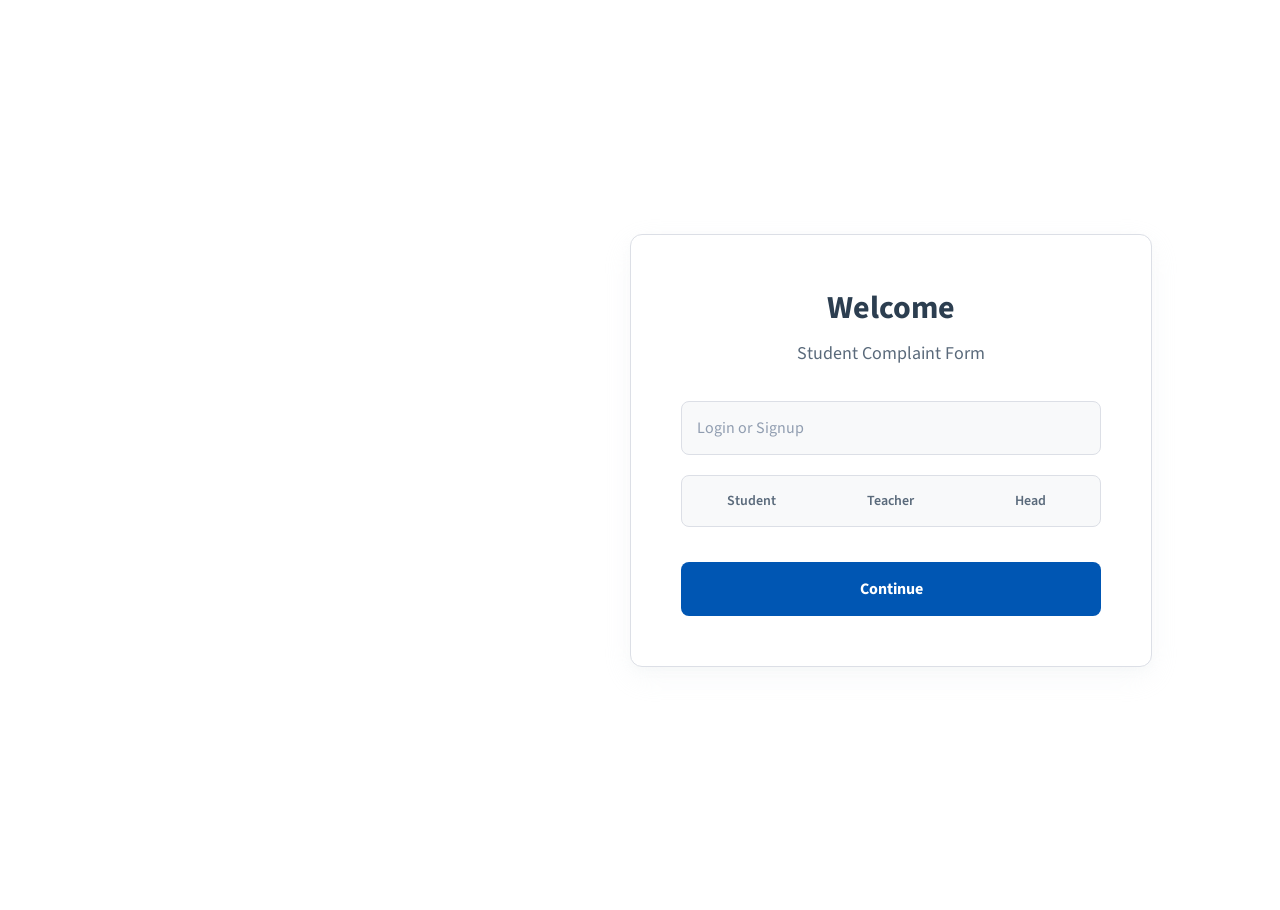
<file: index.html>
<!DOCTYPE html>
<html>
<head>
    <title>Flask Frontend</title>
    <link rel="stylesheet" href="index.css">
    <script src="index.js"></script>
</head>
<body>

<div class="card">
    <h1>Welcome</h1>
    <h3>Student Complaint Form</h3>

    <form action="/submit" method="POST">

        <!-- Login / Signup -->
        <input type="text" name="LS_option" placeholder="Login or Signup" required>

        <!-- Hidden field (name NOT changed) -->
        <input type="hidden" name="option" id="option">

        <!-- New role selector -->
        <div class="role-box">
            <button type="button" onclick="setRole('student', this)">Student</button>
            <button type="button" onclick="setRole('teacher', this)">Teacher</button>
            <button type="button" onclick="setRole('head', this)">Head</button>
        </div>

        <button type="submit" class="submit">Continue</button>
    </form>
</div>

</body>
</html>
</file>
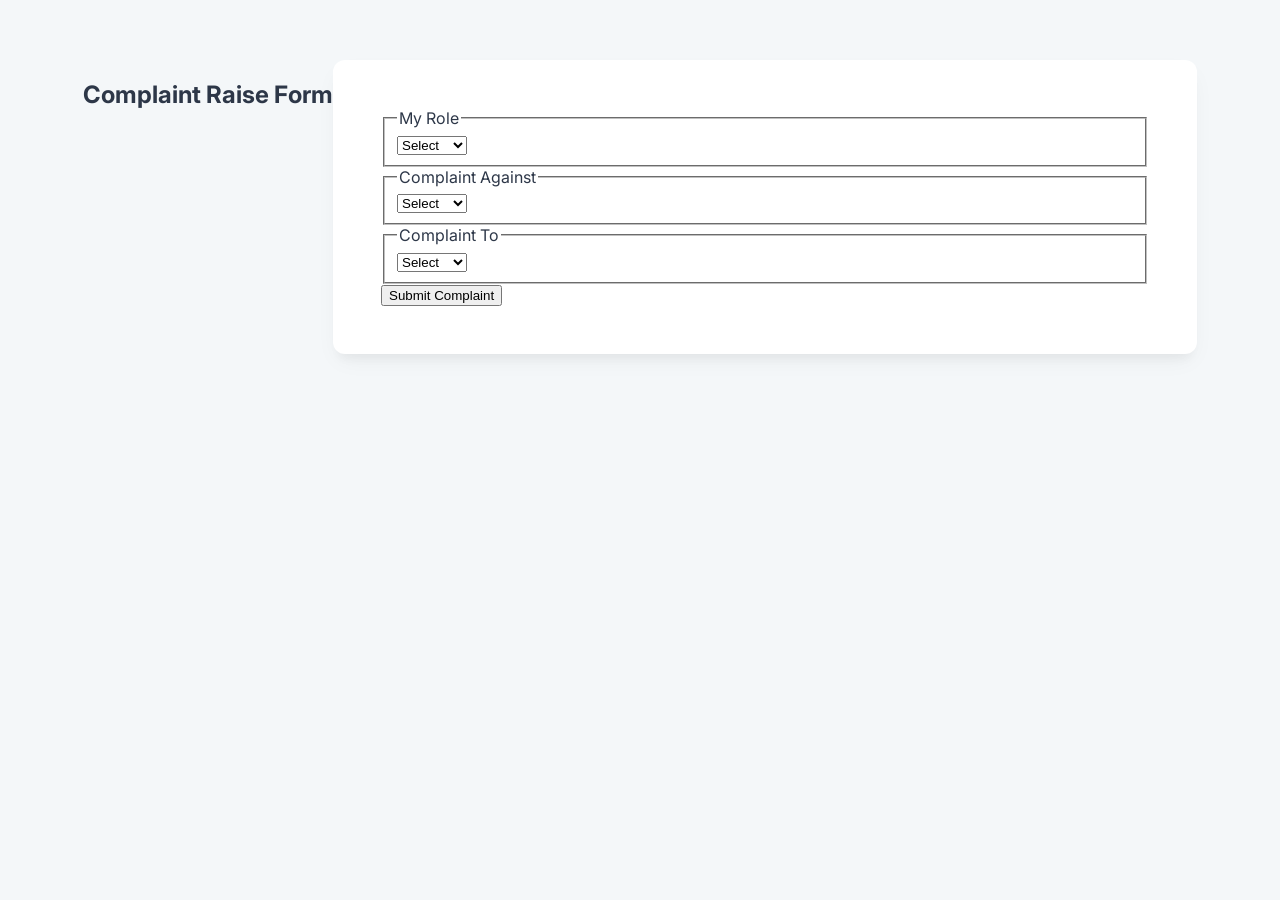
<file: Complaint.html>
<!DOCTYPE html>
<html lang="gu">

<head>
    <meta charset="UTF-8">
    <title>Complaint Form</title>

    <link rel="stylesheet" href="Complaint.css">
    <script src="Complaint.js"></script>
</head>

<body>

    <h2 style="text-align: center;">Complaint Raise Form</h2>
    <br>

    <form method="POST" action="/submit_complaint">

        <fieldset>
            <legend>My Role</legend>

            <select id="role" name="my_role" onchange="myRoleChange()">
                <option value="">Select</option>
                <option value="student">Student</option>
                <option value="teacher">Teacher</option>
                <option value="head">Head</option>
            </select>

            <div id="student" style="display:none">
                <label>Full Name</label>
                <input name="my_student_full_name">

                <label>Phone / Email</label>
                <input name="my_student_contact_info">

                <label>Roll Number</label>
                <input name="my_student_roll_number">
            </div>

            <div id="teacher" style="display:none">
                <label>Full Name</label>
                <input name="my_teacher_full_name">

                <label>Phone / Email</label>
                <input name="my_teacher_contact_info">

                <label>Teacher ID</label>
                <input name="my_teacher_id">
            </div>

            <div id="head" style="display:none">
                <label>Full Name</label>
                <input name="my_head_full_name">

                <label>Phone / Email</label>
                <input name="my_head_contact_info">

                <label>Head ID</label>
                <input name="my_head_id">
            </div>

        </fieldset>

        <fieldset>
            <legend>Complaint Against</legend>

            <select id="against" name="against_role" onchange="againstRoleChange()">
                <option value="">Select</option>
                <option value="student">Student</option>
                <option value="teacher">Teacher</option>
                <option value="head">Head</option>
            </select>

            <div id="astudent" style="display:none">
                <label>Full Name</label>
                <input name="against_student_full_name">

                <label>Roll Number</label>
                <input name="against_student_roll_number">

                <label>Complaint</label>
                <textarea name="against_student_complaint_text"></textarea>
            </div>

            <div id="ateacher" style="display:none">
                <label>Full Name</label>
                <input name="against_teacher_full_name">

                <label>Phone / Email</label>
                <input name="against_teacher_contact_info">

                <label>Complaint</label>
                <textarea name="against_teacher_complaint_text"></textarea>
            </div>

            <div id="ahead" style="display:none">
                <label>Full Name</label>
                <input name="against_head_full_name">

                <label>Phone / Email</label>
                <input name="against_head_contact_info">

                <label>Complaint</label>
                <textarea name="against_head_complaint_text"></textarea>
            </div>

        </fieldset>

        <fieldset>
            <legend>Complaint To</legend>

            <select id="to_role" name="to_role" onchange="toRoleChange()">
                <option value="">Select</option>
                <option value="teacher">Teacher</option>
                <option value="head">Head</option>
            </select>

            <div id="toteacher" style="display:none">
                <label>Teacher Name</label>
                <input name="to_teacher_full_name">

                <label>Phone / Email</label>
                <input name="to_teacher_contact_info">
            </div>

            <div id="tohead" style="display:none">
                <label>Head Name</label>
                <input name="to_head_full_name">

                <label>Phone / Email</label>
                <input name="to_head_contact_info">
            </div>

        </fieldset>

        <button type="submit">Submit Complaint</button>

    </form>

</body>

</html>
</file>
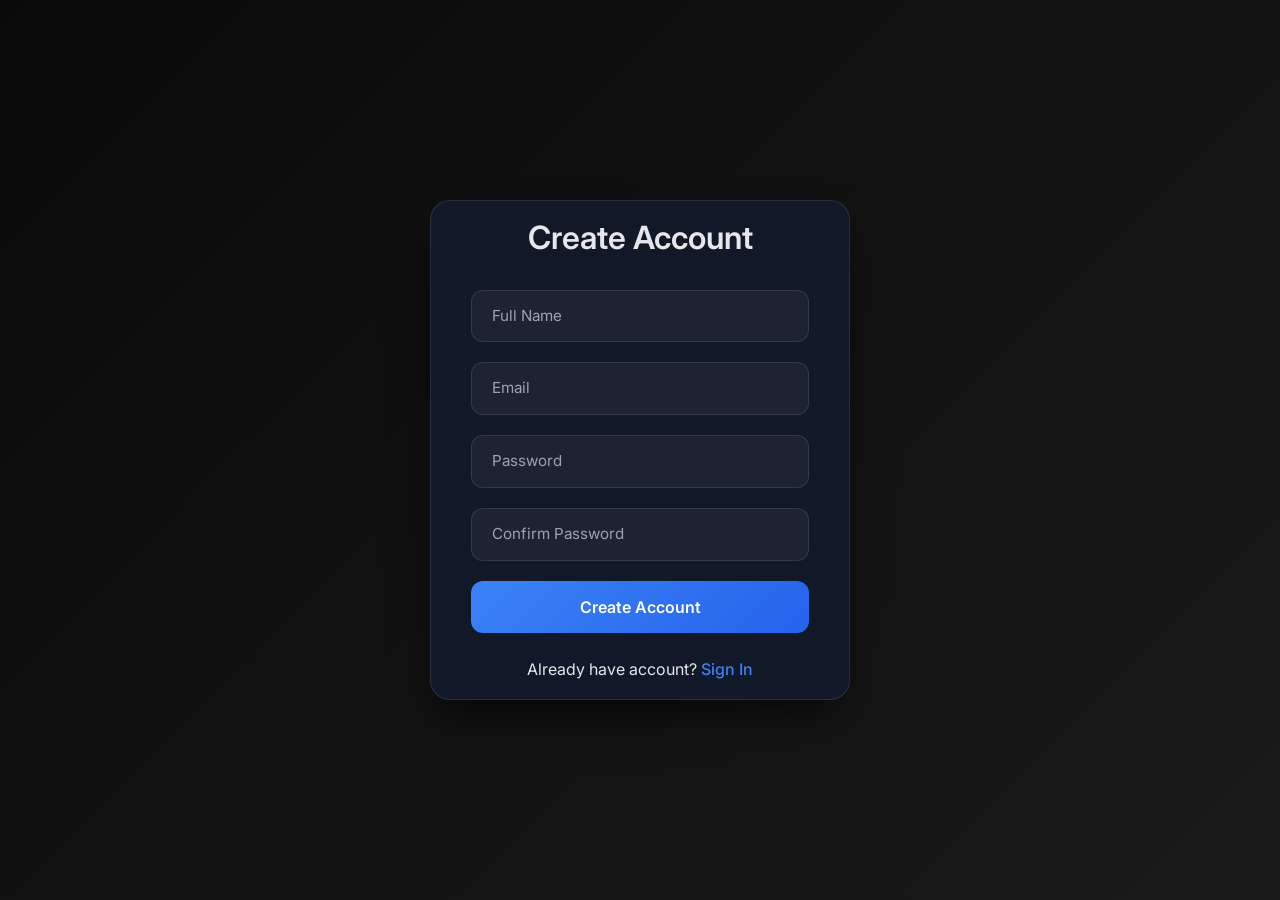
<file: createAccount.html>
<!DOCTYPE html>
<html lang="en">
<head>
    <meta charset="UTF-8">
    <meta name="viewport" content="width=device-width, initial-scale=1.0">
    <title>Create Account - BattleBits</title>
    <link href="https://cdn.jsdelivr.net/npm/bootstrap@5.3.3/dist/css/bootstrap.min.css" rel="stylesheet">
    <link href="https://fonts.googleapis.com/css2?family=Inter:wght@400;500;600&display=swap" rel="stylesheet">
    <link rel="stylesheet" href="createAccount.css">
    <script src="createAccount.js"></script>
</head>
<body>
    <div class="login-card">
        <h2>Create Account</h2>
          <form onsubmit="return validatePassword()">
    <input type="text" class="form-control" placeholder="Full Name" required>

    <input type="email" class="form-control" placeholder="Email" required>

    <input type="password" id="password" class="form-control" placeholder="Password" required>

    <input type="password" id="confirmPassword" class="form-control" placeholder="Confirm Password" required>

    <button type="submit" class="btn btn-primary w-100 btn-login">
        Create Account
    </button>
</form>
      
        <div class="text-center">
            <p class="mb-0">Already have account? <a href="login.html" class="login-link">Sign In</a></p>
        </div>
    </div>

    <script src="https://cdn.jsdelivr.net/npm/bootstrap@5.3.3/dist/js/bootstrap.bundle.min.js"></script>
</body>
</html>
</file>
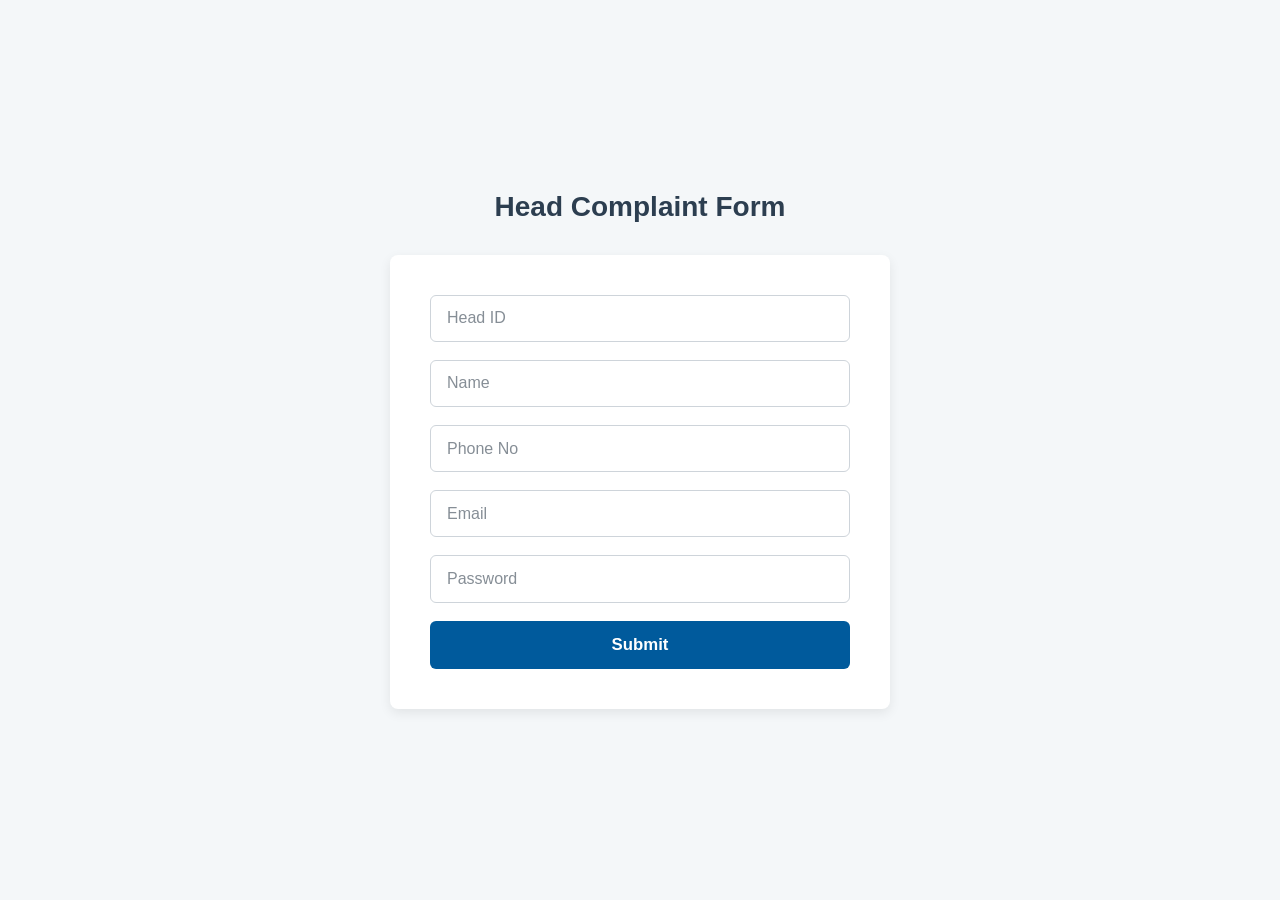
<file: Front_End_For_Head.html>
<!DOCTYPE html>
<html>
<head>
  <title>Head Complaint</title>
  <meta charset="UTF-8">
  <meta name="viewport" content="width=device-width, initial-scale=1.0">
  <link rel="stylesheet" href="Front_End_For_Head.css">
  <script src="Front_End_For_Head.js"></script>
</head>
<body>
  <h2>Head Complaint Form</h2>

  <form action="/head_submit" method="post">
    <input type="number" name="Head_Id" placeholder="Head ID" required><br><br>
    <input type="text" name="Name" placeholder="Name" required><br><br>
    <input type="number" name="Phone_no" placeholder="Phone No" required><br><br>
    <input type="email" name="Email_Id" placeholder="Email" required><br><br>
    <input type="text" name = "password" placeholder="Password" required><br><br>

    <button type="submit">Submit</button>
  </form>

</body>
</html>
</file>
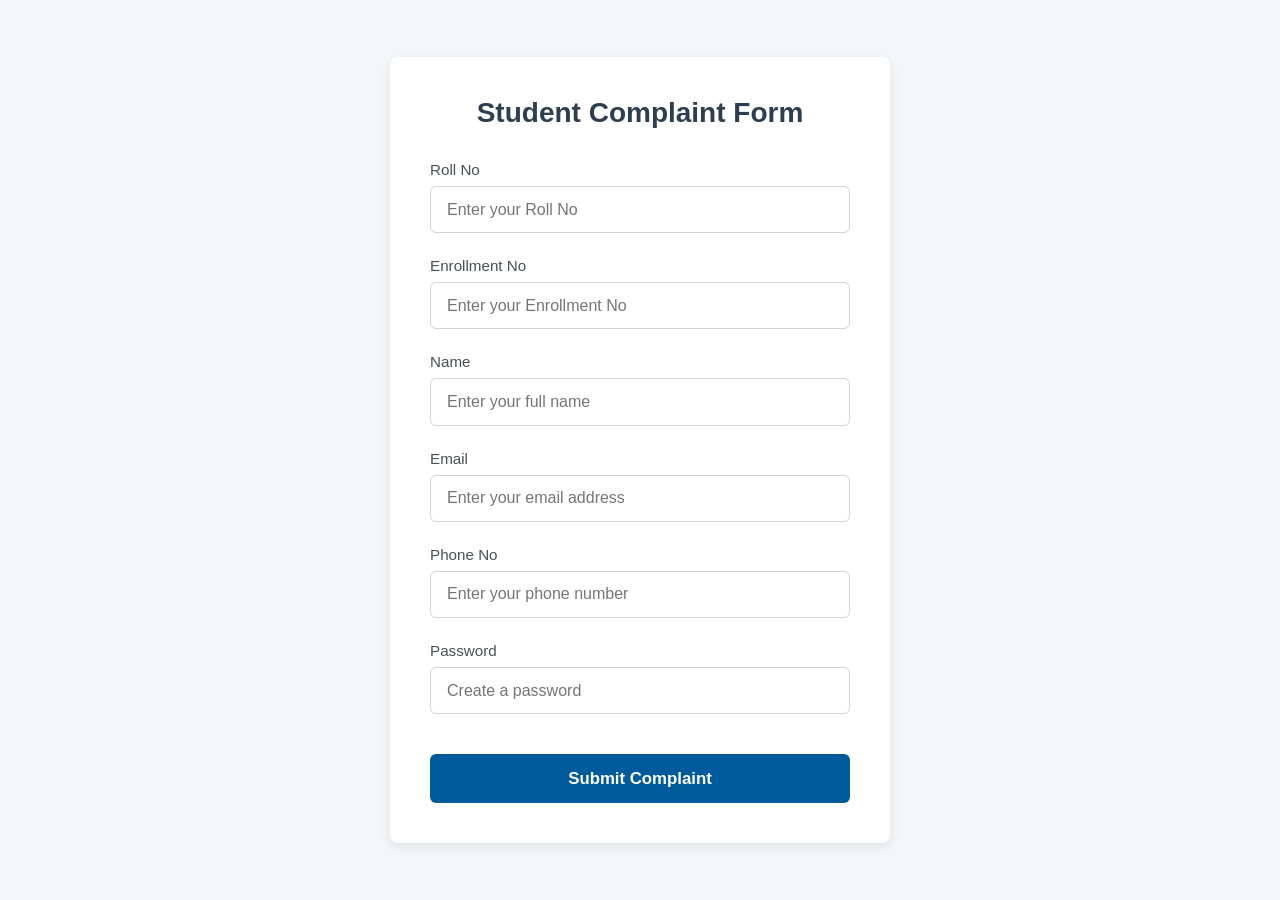
<file: Front_End_For_Student.html>
<!DOCTYPE html>
<html lang="en">
<head>
  <meta charset="UTF-8">
  <meta name="viewport" content="width=device-width, initial-scale=1.0">
  <title>Student Complaint Portal</title>
  <link rel="stylesheet" href="Front_End_For_Student.css">
  <script src="Front_End_For_Student.js"></script>
</head>
<body>

  <div class="container">
    <h2>Student Complaint Form</h2>
    <form action="/student_submit" method="post">
      <div class="form-group">
        <label for="roll_no">Roll No</label>
        <input type="number" id="roll_no" name="Roll_No" placeholder="Enter your Roll No" required>
      </div>
      <div class="form-group">
        <label for="enrollment_no">Enrollment No</label>
        <input type="number" id="enrollment_no" name="Enrollment_No" placeholder="Enter your Enrollment No" required>
      </div>
      <div class="form-group">
        <label for="name">Name</label>
        <input type="text" id="name" name="Name" placeholder="Enter your full name" required>
      </div>
      <div class="form-group">
        <label for="email">Email</label>
        <input type="email" id="email" name="Email_Id" placeholder="Enter your email address" required>
      </div>
      <div class="form-group">
        <label for="phone_no">Phone No</label>
        <input type="number" id="phone_no" name="Phone_no" placeholder="Enter your phone number" required>
      </div>
      <div class="form-group">
        <label for="password">Password</label>
        <input type="password" id="password" name="password" placeholder="Create a password" required>
      </div>
      <button type="submit">Submit Complaint</button>
    </form>
  </div>

</body>
</html>
</file>
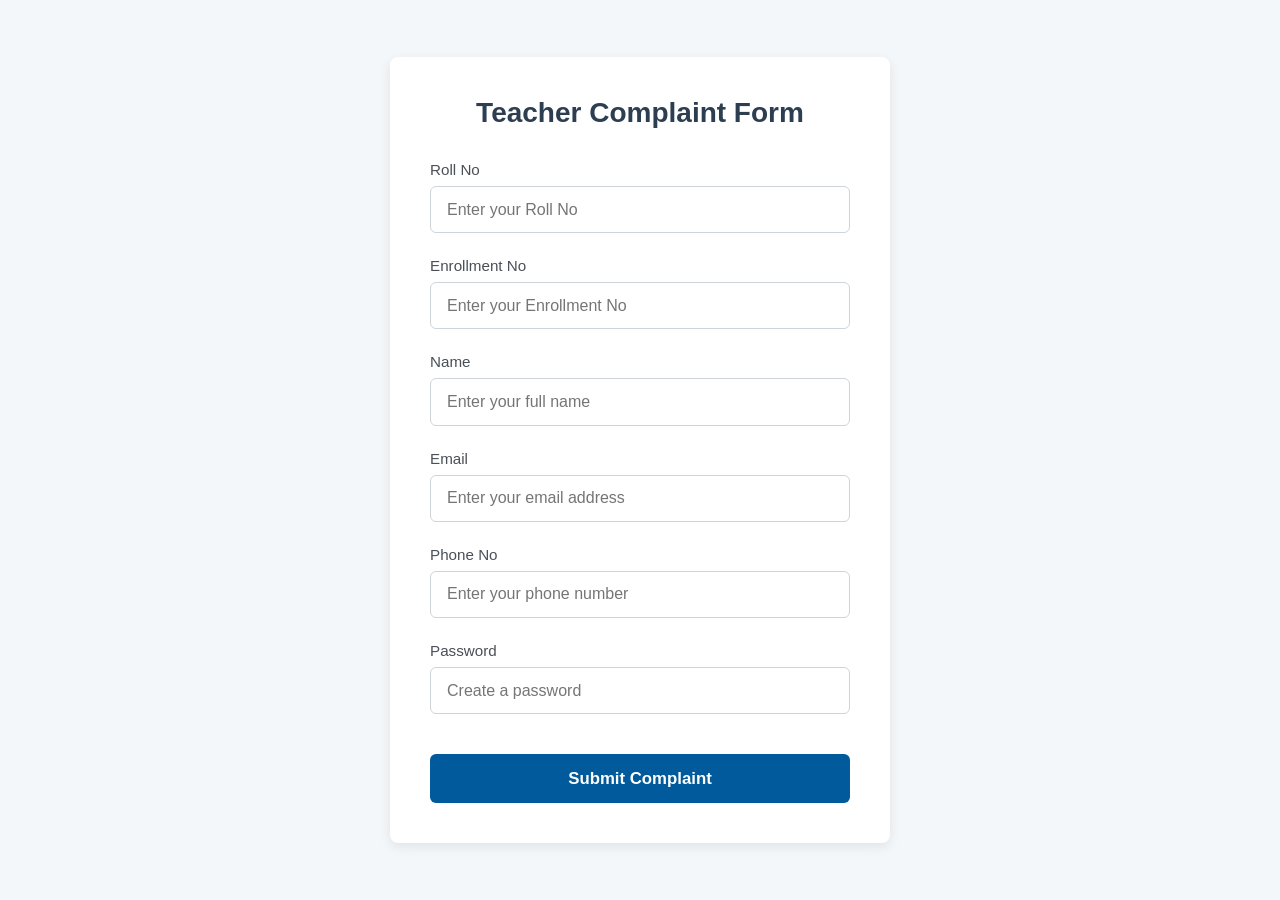
<file: Front_End_For_Teacher.html>
<!DOCTYPE html>
<html lang="en">
<head>
  <meta charset="UTF-8">
  <meta name="viewport" content="width=device-width, initial-scale=1.0">
  <title>Teacher Complaint Portal</title>
  <link rel="stylesheet" href="Front_End_For_Teacher.css">
  <script src="Front_End_For_Teacher.js"></script>
</head>
<body>

  <div class="container">
    <h2>Teacher Complaint Form</h2>
    <form action="/teacher_submit" method="post">
      <div class="form-group">
        <label for="roll_no">Roll No</label>
        <input type="number" id="roll_no" name="Roll_No" placeholder="Enter your Roll No" required>
      </div>
      <div class="form-group">
        <label for="enrollment_no">Enrollment No</label>
        <input type="number" id="enrollment_no" name="Enrollment_No" placeholder="Enter your Enrollment No" required>
      </div>
      <div class="form-group">
        <label for="name">Name</label>
        <input type="text" id="name" name="Name" placeholder="Enter your full name" required>
      </div>
      <div class="form-group">
        <label for="email">Email</label>
        <input type="email" id="email" name="Email_Id" placeholder="Enter your email address" required>
      </div>
      <div class="form-group">
        <label for="phone_no">Phone No</label>
        <input type="number" id="phone_no" name="Phone_no" placeholder="Enter your phone number" required>
      </div>
      <div class="form-group">
        <label for="password">Password</label>
        <input type="password" id="password" name="password" placeholder="Create a password" required>
      </div>
      <button type="submit">Submit Complaint</button>
    </form>
  </div>

</body>
</html>
</file>
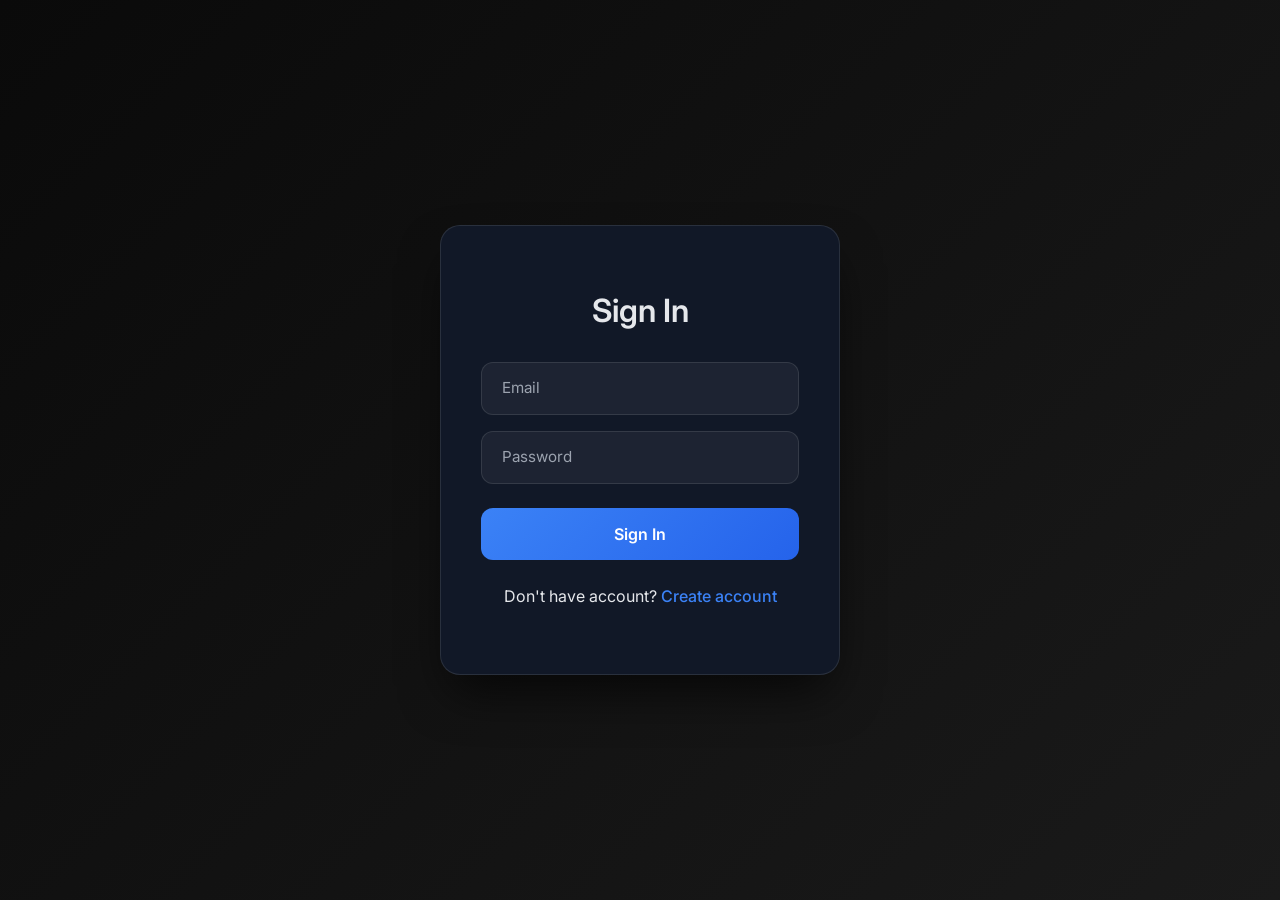
<file: login.html>
<!DOCTYPE html>
<html lang="en">
<head>
    <meta charset="UTF-8">
    <meta name="viewport" content="width=device-width, initial-scale=1.0">
    <title>Login - BattleBits</title>
    <link href="https://cdn.jsdelivr.net/npm/bootstrap@5.3.3/dist/css/bootstrap.min.css" rel="stylesheet">
    <link href="https://fonts.googleapis.com/css2?family=Inter:wght@400;500;600&display=swap" rel="stylesheet">
    <link rel="stylesheet" href="login.css">
    <script src="login.js"></script>
</head>
<body>
    <div class="login-card">
        <h2>Sign In</h2>
        <form>
            <div class="mb-3">
                <input type="email" class="form-control" placeholder="Email" required>
            </div>
            <div class="mb-4">
                <input type="password" class="form-control" id="pass" placeholder="Password" required>
            </div>
            <button type="submit" class="btn btn-primary w-100 btn-login" onclick="validatePassword()">Sign In</button>
        </form>
        <div class="text-center mt-4">
            <p class="mb-0">Don't have account? <a href="createAccount.html" class="create-link">Create account</a></p>
        </div>
    </div>

    <!-- <script src="https://cdn.jsdelivr.net/npm/bootstrap@5.3.3/dist/js/bootstrap.bundle.min.js"></script> -->
    
</body>
</html>
</file>
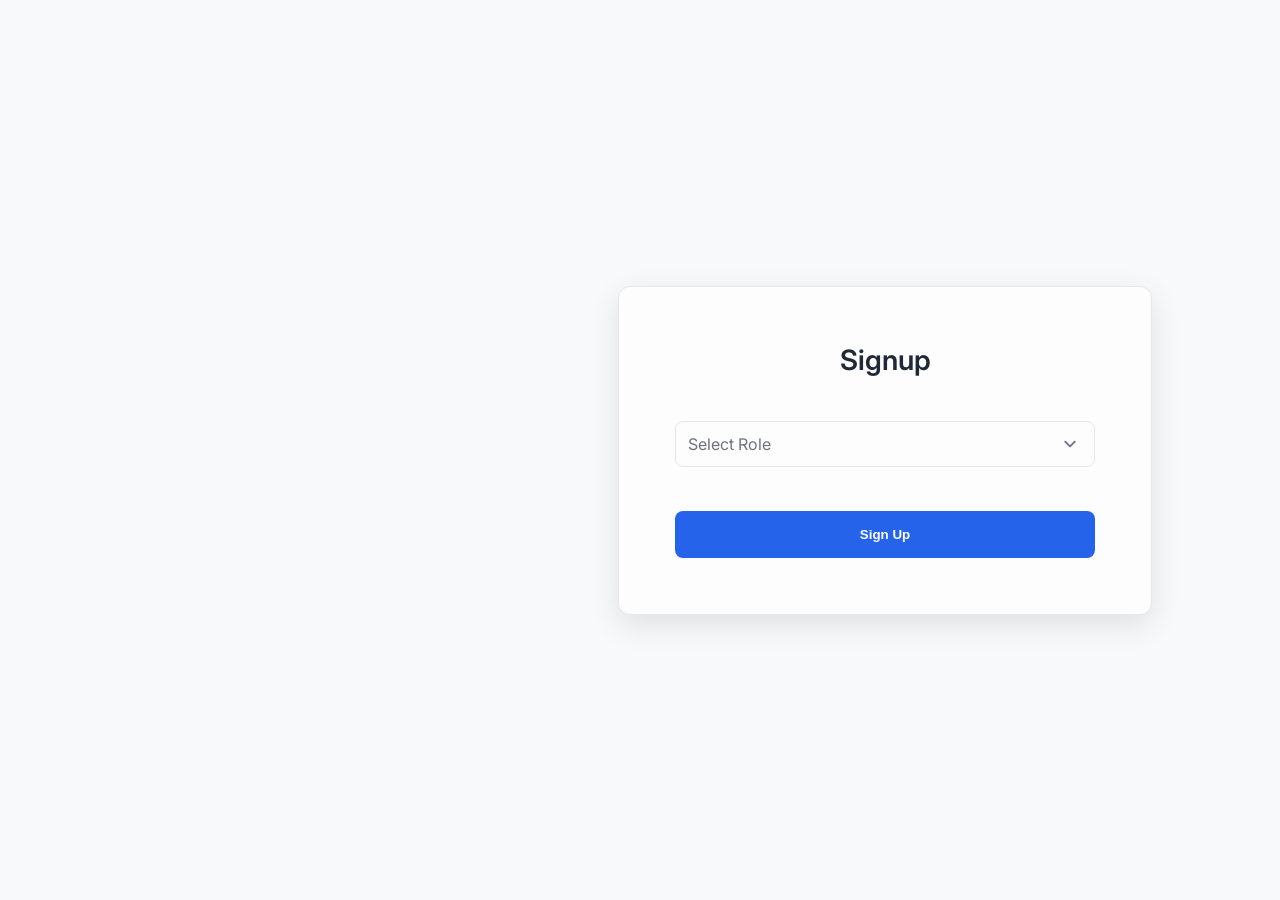
<file: Sign_Up.html>
<!DOCTYPE html>
<html lang="en">
<head>
  <meta charset="UTF-8">
  <meta name="viewport" content="width=device-width, initial-scale=1.0">
  <title>Signup</title>
  <link rel="stylesheet" href="Sign_Up.css">
  <script src="Sign_Up.js"></script>
</head>
<body>

  <form method="POST" action="/signup">
    <div class="box">
      <h2>Signup</h2>

      <select name="role" id="role" onchange="roleSelected()" required>
        <option value="" disabled selected>Select Role</option>
        <option value="student">Student</option>
        <option value="teacher">Teacher</option>
        <option value="head">Head</option>
      </select>

      <div id="method" class="hidden">
        <select name="method" onchange="methodSelected(this.value)" required>
          <option value="" disabled selected>Signup Using</option>
          <option value="phone">Phone Number</option>
          <option value="email">Email</option>
        </select>
      </div>

      <div id="phoneBox" class="hidden">
        <input type="text" name="phone" placeholder="Phone Number">
        <input type="password" name="password_for_phone" placeholder="Password">
      </div>

      <div id="emailBox" class="hidden">
        <input type="email" name="email" placeholder="Email">
        <input type="password" name="password_for_email" placeholder="Password">
      </div>

      <button type="submit">Sign Up</button>
    </div>
  </form>

</body>
</html>
</file>
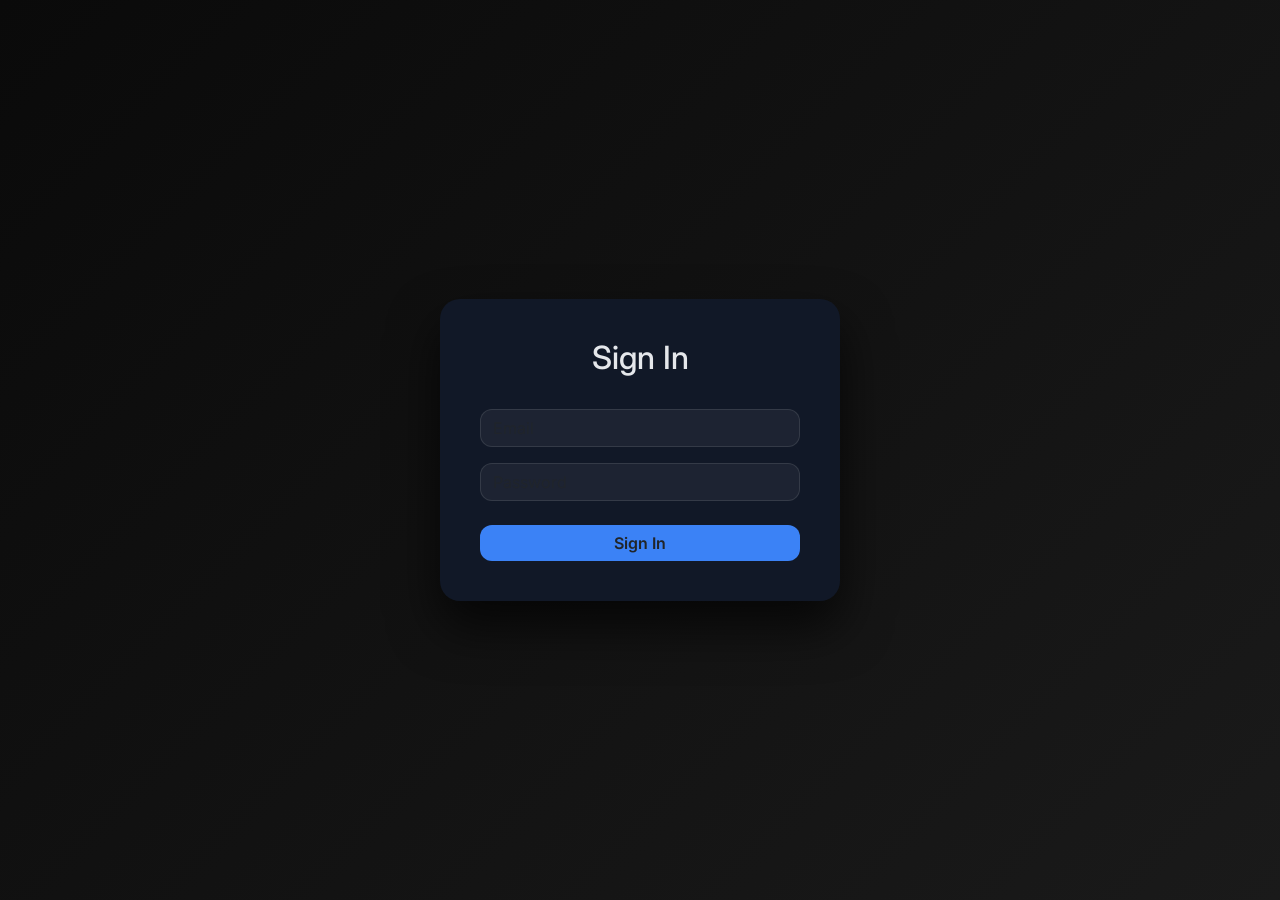
<file: Try.html>
<!DOCTYPE html>
<html lang="en">
<head>
    <meta charset="UTF-8">
    <meta name="viewport" content="width=device-width, initial-scale=1.0">
    <title>Login - BattleBits</title>
    <link href="https://cdn.jsdelivr.net/npm/bootstrap@5.3.3/dist/css/bootstrap.min.css" rel="stylesheet">
    <link href="https://fonts.googleapis.com/css2?family=Inter:wght@400;500;600&display=swap" rel="stylesheet">
    <link rel="stylesheet" href="Try.css">
    <script src="Try.js"></script>
</head>

<body>

<div class="login-card">
    <h2>Sign In</h2>

    <form onsubmit="return validatePassword(event)">
        <div class="mb-3">
            <input type="email" class="form-control" placeholder="Email" required>
        </div>

        <div class="mb-4">
            <input type="password" id="password" class="form-control" placeholder="Password" required>
        </div>

        <button type="submit" class="btn btn-login w-100">Sign In</button>
    </form>
</div>

</body>
</html>
</file>
<file: index.css>
@import url('https://fonts.googleapis.com/css2?family=Source+Sans+Pro:wght@400;600;700&display=swap');

:root {
    --color-primary: #0056b3; /* Darker blue for contrast on white card */
    --color-text: #2C3E50;
    --color-text-light: #5A6A7B;
    --color-background: #FFFFFF; /* Solid white card */
    --color-border: #DCDFE6;
    --color-border-focus: #0056b3;
    --color-surface: #F8F9FA; /* Solid light gray for inputs */
    --shadow-color: 220, 223, 230;
    --transition-speed: 0.3s;
    --transition-timing: cubic-bezier(0.25, 0.8, 0.25, 1);
}

@keyframes slideInFromRight {
    from {
        opacity: 0;
        transform: translateX(50px);
    }
    to {
        opacity: 1;
        transform: translateX(0);
    }
}

body {
    font-family: 'Source Sans Pro', sans-serif;
    background-size: cover;
    background-position: center;
    height: 100vh;
    margin: 0;
    display: flex;
    justify-content: flex-end;
    align-items: center;
    padding-right: 10vw;
    position: relative;
    overflow: hidden;
}

body::before {
    content: '';
    position: absolute;
    top: -10px;
    left: -10px;
    right: -10px;
    bottom: -10px;
    background-image: url('https://imgs.search.brave.com/TSZff8J7lhMffZmSCO1Z9-i8EYFa0dCZHVCEkOLziHc/rs:fit:500:0:1:0/g:ce/aHR0cHM6Ly9tZWRp/YS5pc3RvY2twaG90/by5jb20vaWQvODk0/MjMyNTkyL3Bob3Rv/L2NvbXBsYWludHMt/Y29uY2VwdC5qcGc_/cz02MTJ4NjEyJnc9/MCZrPTIwJmM9dXhG/M3FDZDVzd3RCTFVf/enAwemVHVWljSjJR/QnhwRndic0FuQVZT/Yy1hVT0'); /* New image */
    background-size: cover;
    background-position: center;
    /* filter: blur(0px); Removed blur */
    z-index: -1;
}

.card {
    background: #FFFFFF; /* Solid white card */
    /* backdrop-filter: blur(0px); Removed blur */
    /* -webkit-backdrop-filter: blur(0px); Removed blur */
    padding: 50px;
    width: 420px;
    border-radius: 12px;
    border: 1px solid var(--color-border); /* Solid border */
    box-shadow: 0 4px 10px rgba(var(--shadow-color), 0.1), 0 10px 30px rgba(var(--shadow-color), 0.2);
    text-align: left;
    animation: slideInFromRight 0.9s var(--transition-timing) forwards;
    position: relative; /* Ensure card is above pseudo-element */
    z-index: 1;
}

h1 {
    font-size: 32px;
    font-weight: 700;
    color: var(--color-text);
    margin-top: 0;
    margin-bottom: 10px;
    text-align: center;
}

h3 {
    font-size: 18px;
    font-weight: 400;
    color: var(--color-text-light);
    margin-top: 0;
    margin-bottom: 35px;
    text-align: center;
}

form {
    display: flex;
    flex-direction: column;
}

input[type="text"] {
    width: 100%;
    padding: 15px;
    margin-bottom: 20px;
    border: 1px solid var(--color-border);
    border-radius: 8px;
    background-color: var(--color-surface);
    font-family: 'Source Sans Pro', sans-serif;
    font-size: 16px;
    color: var(--color-text);
    box-sizing: border-box;
    transition: border-color var(--transition-speed) var(--transition-timing), box-shadow var(--transition-speed) var(--transition-timing);
}

input[type="text"]::placeholder {
    color: #909DB0;
}

input[type="text"]:focus {
    outline: none;
    border-color: var(--color-border-focus);
    box-shadow: 0 0 0 3px rgba(0, 123, 255, 0.15); /* Updated shadow color */
}

.role-box {
    display: grid;
    grid-template-columns: 1fr 1fr 1fr;
    gap: 10px;
    margin-bottom: 35px;
    background-color: var(--color-surface);
    border-radius: 8px;
    padding: 5px;
    border: 1px solid var(--color-border);
}

.role-box button {
    flex: 1;
    padding: 10px;
    border: none;
    border-radius: 6px;
    background: transparent;
    cursor: pointer;
    font-family: 'Source Sans Pro', sans-serif;
    font-weight: 600;
    font-size: 14px;
    color: var(--color-text-light);
    transition: background-color var(--transition-speed) var(--transition-timing), color var(--transition-speed) var(--transition-timing);
}

.role-box button:hover {
    background-color: rgba(255, 255, 255, 0.3); /* Hover effect for transparent buttons */
}

.role-box button.active {
    background-color: var(--color-primary);
    color: white;
    box-shadow: 0 2px 10px rgba(0, 123, 255, 0.3); /* Updated shadow color */
}

button.submit {
    width: 100%;
    padding: 16px;
    border: none;
    border-radius: 8px;
    background-color: var(--color-primary);
    color: white;
    font-family: 'Source Sans Pro', sans-serif;
    font-size: 16px;
    font-weight: 700;
    cursor: pointer;
    transition: background-color var(--transition-speed) var(--transition-timing), transform var(--transition-speed) var(--transition-timing), box-shadow var(--transition-speed) var(--transition-timing);
}

button.submit:hover {
    background-color: #0056b3; /* Darker blue on hover */
    box-shadow: 0 4px 15px rgba(0, 123, 255, 0.25); /* Updated shadow color */
    transform: translateY(-2px);
}

button.submit:active {
    transform: translateY(0);
    box-shadow: 0 2px 5px rgba(0, 123, 255, 0.2); /* Updated shadow color */
}
</file>
<file: Complaint.css>
@import url('https://fonts.googleapis.com/css2?family=Inter:wght@400;500;600;700&display=swap');

:root {
--bg-color: #F4F7F9;
--form-bg-color: #FFFFFF;
--text-color: #2D3748;
--text-light: #718096;
--accent-color: #3182CE;
--accent-hover: #2B6CB0;
--border-color: #E2E8F0;
}

body {
font-family: 'Inter', sans-serif;
background-color: var(--bg-color);
margin: 0;
padding: 60px 20px;
color: var(--text-color);
display: flex;
justify-content: center;
}

form {
background: var(--form-bg-color);
max-width: 768px;
width: 100%;
padding: 48px;
border-radius: 12px;
box-shadow: 0 10px 25px -5px rgba(0,0,0,0.05),
0 10px 10px -5px rgba(0,0,0,0.04);
}

/* same CSS as your file */
</file>
<file: createAccount.css>
:root {
    --bg-primary: #0a0a0a;
    --bg-secondary: #1a1a1a;
    --card-bg: #111827;
    --text-primary: #e5e7eb;
    --text-secondary: #9ca3af;
    --accent: #3b82f6;
    --accent-hover: #2563eb;
}

* {
    font-family: 'Inter', sans-serif;
}
body {
    background: linear-gradient(135deg, var(--bg-primary) 0%, var(--bg-secondary) 100%);
    min-height: 100vh;
    display: flex;
    align-items: center;
    justify-content: center;
    margin: 0;
    color: var(--text-primary);
}
.login-card {
    background: var(--card-bg);
    border-radius: 20px;
    box-shadow: 0 25px 50px -12px rgba(0, 0, 0, 0.7);
    border: 1px solid rgba(255, 255, 255, 0.1);
    width: 100%;
    max-width: 420px;
    padding: 2.5rem;
    height: 50vh;
    min-height: 500px;
    display: flex;
    flex-direction: column;
    justify-content: center;
}
.form-control {
    background: rgba(255, 255, 255, 0.05);
    border: 1px solid rgba(255, 255, 255, 0.1);
    color: var(--text-primary);
    border-radius: 12px;
    padding: 0.875rem 1.25rem;
    font-size: 0.95rem;
    margin-bottom: 1.25rem;
}
.form-control:focus {
    background: rgba(255, 255, 255, 0.08);
    border-color: var(--accent);
    box-shadow: 0 0 0 0.2rem rgba(59, 130, 246, 0.25);
    color: var(--text-primary);
}
.form-control::placeholder {
    color: var(--text-secondary);
}
.btn-login {
    background: linear-gradient(135deg, var(--accent) 0%, var(--accent-hover) 100%);
    border: none;
    border-radius: 12px;
    padding: 0.875rem;
    font-weight: 600;
    font-size: 1rem;
    transition: all 0.3s ease;
    margin-bottom: 1.5rem;
}
.btn-login:hover {
    transform: translateY(-2px);
    box-shadow: 0 10px 25px rgba(59, 130, 246, 0.4);
}
.login-link {
    color: var(--accent);
    text-decoration: none;
    font-weight: 500;
}
.login-link:hover {
    color: var(--accent-hover);
    text-decoration: underline;
}
h2 {
    color: var(--text-primary);
    font-weight: 600;
    margin-bottom: 2rem;
    text-align: center;
}
</file>
<file: Front_End_For_Head.css>
/*
  ================================================================================
  ACADEMIC-PROFESSIONAL STYLESHEET
  --------------------------------------------------------------------------------
  - Author: Gemini UI/UX Developer
  - Goal: Clean, modern, and accessible design for an academic portal.
  - Constraints: CSS-only modifications, no HTML changes.
  ================================================================================
*/

/* --- 1. Global & Typographic Base --- */
body {
  /* A neutral, professional font stack that prefers modern system fonts. */
  font-family: "Segoe UI", "Roboto", "Helvetica Neue", Arial, sans-serif;
  /* A light, non-distracting background color. */
  background-color: #f4f7f9;
  /* Standard text color for readability. */
  color: #333;
  /* Ensures the body takes up at least the full viewport height. */
  min-height: 100vh;
  /* Remove default margin. */
  margin: 0;
  /* Use flexbox to center the main content vertically and horizontally. */
  display: flex;
  /* The content should be centered as a column */
  flex-direction: column;
  justify-content: center;
  align-items: center;
  /* Add some padding for smaller viewports. */
  padding: 1rem;
  box-sizing: border-box;
}

/* --- 2. Main Form Container --- */
form {
  /* Clean white background for the form area. */
  background-color: #ffffff;
  /* Professional, sharp-edged container. */
  border-radius: 8px;
  /* Subtle shadow for depth, avoids a "floating" look. */
  box-shadow: 0 4px 12px rgba(0, 0, 0, 0.08);
  /* Define a max-width for readability on large screens. */
  max-width: 500px;
  /* Ensure width is responsive. */
  width: 100%;
  /* Ample padding for internal spacing. */
  padding: 2.5rem;
  /* Ensures padding and border are included in the element's total width and height. */
  box-sizing: border-box;
  /* Center the form content */
  text-align: center;
}

/* --- 3. Headings & Titles --- */
h2 {
  /* Center-align the main title. */
  text-align: center;
  /* A darker shade for the heading for emphasis. */
  color: #2c3e50;
  /* Spacing below the heading. */
  margin-top: 0;
  margin-bottom: 2rem;
  /* Slightly larger font size for the heading. */
  font-size: 1.75rem;
  font-weight: 600;
}

/* --- 4. Form Element Styling --- */
/* Spacing for line breaks is handled by the <br> tags as per no-HTML-change rule. */

input[type="text"],
input[type="number"],
input[type="email"],
input[type="password"] {
  /* Full width to fit the container. */
  width: 100%;
  /* Comfortable padding for text entry. */
  padding: 0.85rem 1rem;
  /* Standard font size for inputs. */
  font-size: 1rem;
  /* Subtle border color. */
  border: 1px solid #ced4da;
  /* Slightly rounded corners for a modern look. */
  border-radius: 6px;
  /* Ensures padding and border are included in the element's total width and height. */
  box-sizing: border-box;
  /* Smooth transition for focus effects. */
  transition: border-color 0.2s ease-in-out, box-shadow 0.2s ease-in-out;
}

/* --- 5. Accessibility & User Feedback --- */
input[type="text"]:focus,
input[type="number"]:focus,
input[type="email"]:focus,
input[type="password"]:focus {
  /* Remove default browser outline. */
  outline: none;
  /* A clear, professional blue to indicate focus, meeting accessibility standards. */
  border-color: #005a9c;
  /* A subtle glow effect for modern browsers. */
  box-shadow: 0 0 0 3px rgba(0, 90, 156, 0.15);
}

/* Styling for placeholder text */
::placeholder {
  color: #868e96;
  opacity: 1; /* Firefox */
}

button[type="submit"] {
  /* Full width for a clear call-to-action. */
  width: 100%;
  /* Generous padding for easy clicking/tapping. */
  padding: 0.9rem 1rem;
  /* A professional, solid blue background. */
  background-color: #005a9c;
  /* White text for high contrast. */
  color: #ffffff;
  /* Remove default border. */
  border: none;
  /* Consistent rounded corners. */
  border-radius: 6px;
  /* Larger font size for the primary action. */
  font-size: 1.05rem;
  /* Bolder text for the button. */
  font-weight: 600;
  /* Pointer cursor to indicate it's clickable. */
  cursor: pointer;
  /* Smooth transition for hover effect. */
  transition: background-color 0.2s ease-in-out;
}

button[type="submit"]:hover {
  /* A slightly darker blue on hover for feedback, without being distracting. */
  background-color: #004170;
}

/* --- 6. Responsive Design --- */
@media (max-width: 600px) {
  /* On smaller screens, the body padding provides spacing, form takes full width. */
  form {
    padding: 1.5rem;
  }

  h2 {
    font-size: 1.5rem;
  }
}
</file>
<file: Front_End_For_Student.css>
body {
  font-family: "Segoe UI", "Roboto", "Helvetica Neue", Arial, sans-serif;
  background-color: #f4f7f9;
  color: #333;
  min-height: 100vh;
  margin: 0;
  display: flex;
  justify-content: center;
  align-items: center;
  padding: 1rem;
  box-sizing: border-box;
}

.container {
  background-color: #ffffff;
  border-radius: 8px;
  box-shadow: 0 4px 12px rgba(0, 0, 0, 0.08);
  max-width: 500px;
  width: 100%;
  padding: 2.5rem;
  box-sizing: border-box;
}

h2 {
  text-align: center;
  color: #2c3e50;
  margin-top: 0;
  margin-bottom: 2rem;
  font-size: 1.75rem;
  font-weight: 600;
}

.form-group {
  margin-bottom: 1.5rem;
}

label {
  display: block;
  color: #495057;
  margin-bottom: 0.5rem;
  font-weight: 500;
  font-size: 0.95rem;
}

input[type="text"],
input[type="number"],
input[type="email"],
input[type="password"] {
  width: 100%;
  padding: 0.85rem 1rem;
  font-size: 1rem;
  border: 1px solid #ced4da;
  border-radius: 6px;
  box-sizing: border-box;
  transition: border-color 0.2s ease-in-out, box-shadow 0.2s ease-in-out;
}

input[type="text"]:focus,
input[type="number"]:focus,
input[type="email"]:focus,
input[type="password"]:focus {
  outline: none;
  border-color: #005a9c;
  box-shadow: 0 0 0 3px rgba(0, 90, 156, 0.15);
}

button[type="submit"] {
  width: 100%;
  padding: 0.9rem 1rem;
  background-color: #005a9c;
  color: #ffffff;
  border: none;
  border-radius: 6px;
  font-size: 1.05rem;
  font-weight: 600;
  cursor: pointer;
  transition: background-color 0.2s ease-in-out;
  margin-top: 1rem;
}

button[type="submit"]:hover {
  background-color: #004170;
}

@media (max-width: 600px) {
  .container {
    padding: 1.5rem;
  }

  h2 {
    font-size: 1.5rem;
  }
}
</file>
<file: Front_End_For_Teacher.css>
body {
  font-family: "Segoe UI", "Roboto", "Helvetica Neue", Arial, sans-serif;
  background-color: #f4f7f9;
  color: #333;
  min-height: 100vh;
  margin: 0;
  display: flex;
  justify-content: center;
  align-items: center;
  padding: 1rem;
  box-sizing: border-box;
}

.container {
  background-color: #ffffff;
  border-radius: 8px;
  box-shadow: 0 4px 12px rgba(0, 0, 0, 0.08);
  max-width: 500px;
  width: 100%;
  padding: 2.5rem;
  box-sizing: border-box;
}

h2 {
  text-align: center;
  color: #2c3e50;
  margin-top: 0;
  margin-bottom: 2rem;
  font-size: 1.75rem;
  font-weight: 600;
}

.form-group {
  margin-bottom: 1.5rem;
}

label {
  display: block;
  color: #495057;
  margin-bottom: 0.5rem;
  font-weight: 500;
  font-size: 0.95rem;
}

input[type="text"],
input[type="number"],
input[type="email"],
input[type="password"] {
  width: 100%;
  padding: 0.85rem 1rem;
  font-size: 1rem;
  border: 1px solid #ced4da;
  border-radius: 6px;
  box-sizing: border-box;
  transition: border-color 0.2s ease-in-out, box-shadow 0.2s ease-in-out;
}

input[type="text"]:focus,
input[type="number"]:focus,
input[type="email"]:focus,
input[type="password"]:focus {
  outline: none;
  border-color: #005a9c;
  box-shadow: 0 0 0 3px rgba(0, 90, 156, 0.15);
}

button[type="submit"] {
  width: 100%;
  padding: 0.9rem 1rem;
  background-color: #005a9c;
  color: #ffffff;
  border: none;
  border-radius: 6px;
  font-size: 1.05rem;
  font-weight: 600;
  cursor: pointer;
  transition: background-color 0.2s ease-in-out;
  margin-top: 1rem;
}

button[type="submit"]:hover {
  background-color: #004170;
}

@media (max-width: 600px) {
  .container {
    padding: 1.5rem;
  }

  h2 {
    font-size: 1.5rem;
  }
}
</file>
<file: login.css>
:root {
    --bg-primary: #0a0a0a;
    --bg-secondary: #1a1a1a;
    --card-bg: #111827;
    --text-primary: #e5e7eb;
    --text-secondary: #9ca3af;
    --accent: #3b82f6;
    --accent-hover: #2563eb;
}
* {
    font-family: 'Inter', sans-serif;
}
body {
    background: linear-gradient(135deg, var(--bg-primary) 0%, var(--bg-secondary) 100%);
    min-height: 100vh;
    display: flex;
    align-items: center;
    justify-content: center;
    margin: 0;
    color: var(--text-primary);
}
.login-card {
    background: var(--card-bg);
    border-radius: 20px;
    box-shadow: 0 25px 50px -12px rgba(0, 0, 0, 0.7);
    border: 1px solid rgba(255, 255, 255, 0.1);
    width: 100%;
    max-width: 400px;
    padding: 2.5rem;
    height: 50vh;
    min-height: 400px;
    display: flex;
    flex-direction: column;
    justify-content: center;
}
.form-control {
    background: rgba(255, 255, 255, 0.05);
    border: 1px solid rgba(255, 255, 255, 0.1);
    color: var(--text-primary);
    border-radius: 12px;
    padding: 0.875rem 1.25rem;
    font-size: 0.95rem;
}
.form-control:focus {
    background: rgba(255, 255, 255, 0.08);
    border-color: var(--accent);
    box-shadow: 0 0 0 0.2rem rgba(59, 130, 246, 0.25);
    color: var(--text-primary);
}
.form-control::placeholder {
    color: var(--text-secondary);
}
.btn-login {
    background: linear-gradient(135deg, var(--accent) 0%, var(--accent-hover) 100%);
    border: none;
    border-radius: 12px;
    padding: 0.875rem;
    font-weight: 600;
    font-size: 1rem;
    transition: all 0.3s ease;
}
.btn-login:hover {
    transform: translateY(-2px);
    box-shadow: 0 10px 25px rgba(59, 130, 246, 0.4);
}
.create-link {
    color: var(--accent);
    text-decoration: none;
    font-weight: 500;
}
.create-link:hover {
    color: var(--accent-hover);
    text-decoration: underline;
}
h2 {
    color: var(--text-primary);
    font-weight: 600;
    margin-bottom: 2rem;
    text-align: center;
}
</file>
<file: Sign_Up.css>
@import url('https://fonts.googleapis.com/css2?family=Inter:wght@400;500;600&display=swap');

:root
{
    --bg-color: #F8F9FA; /* Light background for overall page */
    --card-bg-color: #FDFDFD; /* Slightly off-white background for the card */
    --text-color: #1F2937;
    --text-light: #6B7280;
    --accent-color: #2563EB; /* Accent blue */
    --accent-hover: #1D4ED8; /* Darker blue for hover */
    --border-color: #E5E7EB;
    --shadow-color: 0, 0, 0; /* For subtle shadows */
}

@keyframes fadeInSlideUp
{
    from 
    {
        opacity: 0;
        transform: translateY(10px);
    }
    to 
    {
        opacity: 1;
        transform: translateY(0);
    }
}

body 
{
    font-family: 'Inter', sans-serif;
    background-color: var(--bg-color); /* Fallback color */
    background-image: url('https://imgs.search.brave.com/P1kPsvCIerz6PN9ZFbinM1j-OGEsG8HWA2JJPLv1Z58/rs:fit:500:0:1:0/g:ce/aHR0cHM6Ly90aHVt/YnMuZHJlYW1zdGlt/ZS5jb20vYi9zaWdu/LXVwLXBlbi13cml0/aW5nLWlzb2xhdGVk/LXdoaXRlLTQxMzAw/NzI1LmpwZw'); /* New background photo */
    background-size: cover;
    background-position: center;
    height: 100vh;
    display: flex;
    justify-content: flex-end; /* Reposition to the right */
    align-items: center;
    margin: 0;
    padding-right: 10vw; /* Add padding to the right */
    color: var(--text-color);
    position: relative;
}

/* Remove body::before as it's no longer needed for the gradient */
/* body::before { ... } */

form
{
    position: relative;
    z-index: 1;
    margin-right: 0; /* Remove margin-right to center form */
}

.box
{
    background: var(--card-bg-color); /* Slightly off-white background for the card */
    padding: 56px;
    width: 420px;
    border-radius: 12px;
    border: 1px solid var(--border-color);
    box-shadow: 0 10px 30px rgba(var(--shadow-color), 0.1); /* Subtle shadow */
    animation: fadeInSlideUp 0.6s ease-out forwards;
}

h2
{
    text-align: center; /* Center the heading */
    font-size: 28px;
    font-weight: 600;
    margin-top: 0;
    margin-bottom: 32px;
}

input, select 
{
    width: 100%;
    padding: 12px; 
    margin: 12px 0;
    box-sizing: border-box;
    border: 1px solid var(--border-color);
    border-radius: 8px; 
    font-family: 'Inter', sans-serif;
    font-size: 16px;
    background-color: var(--card-bg-color);
    transition: border-color 0.2s ease, box-shadow 0.2s ease;
    opacity: 1; 
    animation: none;
}

/* Remove animation delays from individual elements */
/* select { animation-delay: 0.1s; } */
/* #method { animation-delay: 0.2s; } */
/* #phoneBox input, #emailBox input { animation-delay: 0.3s; } */

input::placeholder 
{
    color: var(--text-light);
}

input:focus, select:focus 
{
    outline: none;
    border-color: var(--accent-color);
    box-shadow: 0 0 0 3px rgba(37, 99, 235, 0.2); /* Accent color shadow */
}

select 
{
    -webkit-appearance: none;
    -moz-appearance: none;
    appearance: none;
    background-image: url("data:image/svg+xml,%3csvg xmlns='http://www.w3.org/2000/svg' fill='none' viewBox='0 0 20 20'%3e%3cpath stroke='%236B7280' stroke-linecap='round' stroke-linejoin='round' stroke-width='1.5' d='M6 8l4 4 4-4'/%3e%3c/svg%3e");
    background-position: right 0.75rem center;
    background-repeat: no-repeat;
    background-size: 1.5em 1.5em;
    padding-right: 2em;
}

select:required:invalid 
{
    color: var(--text-light);
}

button {
    width: 100%;
    background: var(--accent-color);
    color: white;
    border: none;
    cursor: pointer;
    font-weight: 600;
    margin-top: 32px;
    padding: 16px;
    border-radius: 8px;
    transition: background-color 0.2s ease;
    opacity: 1; /* Ensure button is visible */
    animation: none; /* Remove animation from button */
}

button:hover 
{
    background: var(--accent-hover);
}

.hidden 
{
    display: none;
}
</file>
<file: Try.css>
:root {
    --bg-primary: #0a0a0a;
    --bg-secondary: #1a1a1a;
    --card-bg: #111827;
    --text-primary: #e5e7eb;
    --text-secondary: #9ca3af;
    --accent: #3b82f6;
}

* { font-family: 'Inter', sans-serif; }

body {
    background: linear-gradient(135deg, var(--bg-primary), var(--bg-secondary));
    min-height: 100vh;
    display: flex;
    justify-content: center;
    align-items: center;
    color: var(--text-primary);
}

.login-card {
    background: var(--card-bg);
    width: 100%;
    max-width: 400px;
    padding: 2.5rem;
    border-radius: 20px;
    box-shadow: 0 25px 50px rgba(0,0,0,0.7);
}

h2 { text-align: center; margin-bottom: 2rem; }

.form-control {
    background: rgba(255,255,255,0.05);
    border: 1px solid rgba(255,255,255,0.1);
    color: var(--text-primary);
    border-radius: 12px;
}

.btn-login {
    background: var(--accent);
    border: none;
    border-radius: 12px;
    font-weight: 600;
}
</file>
